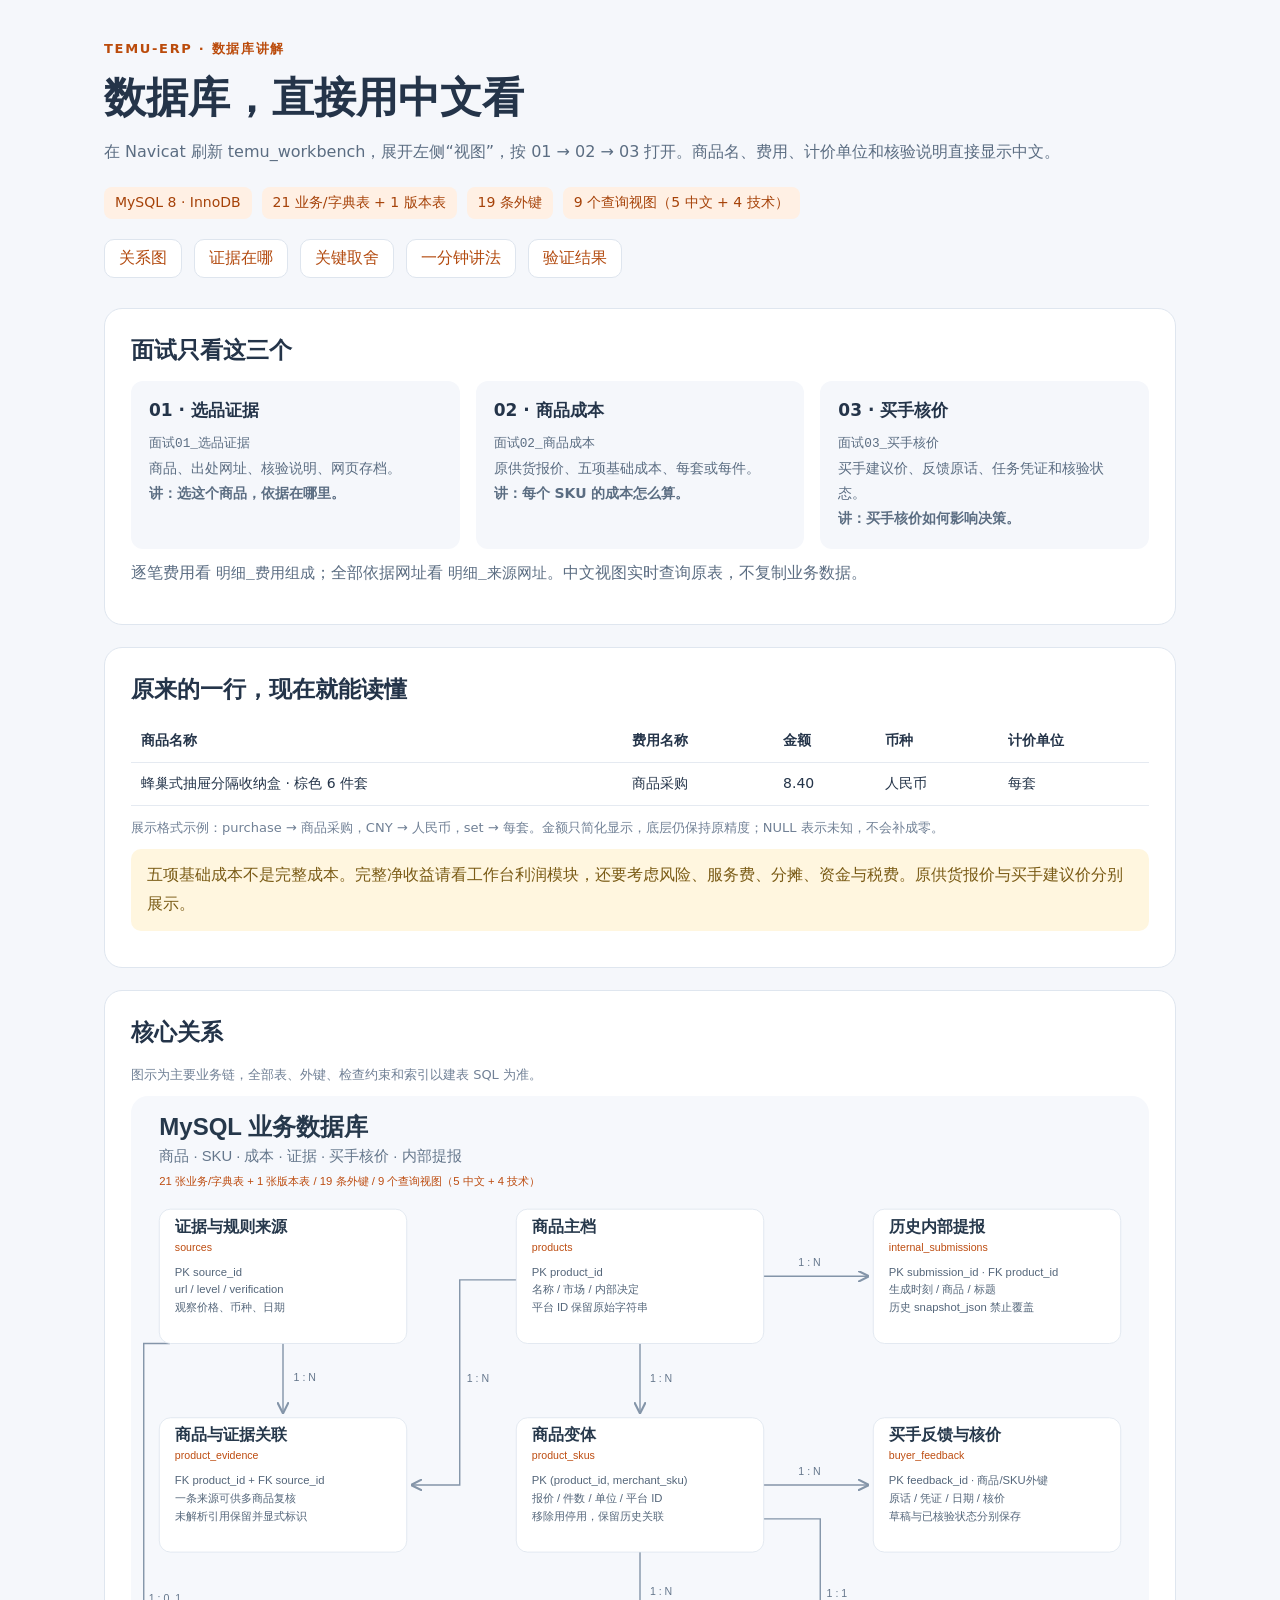
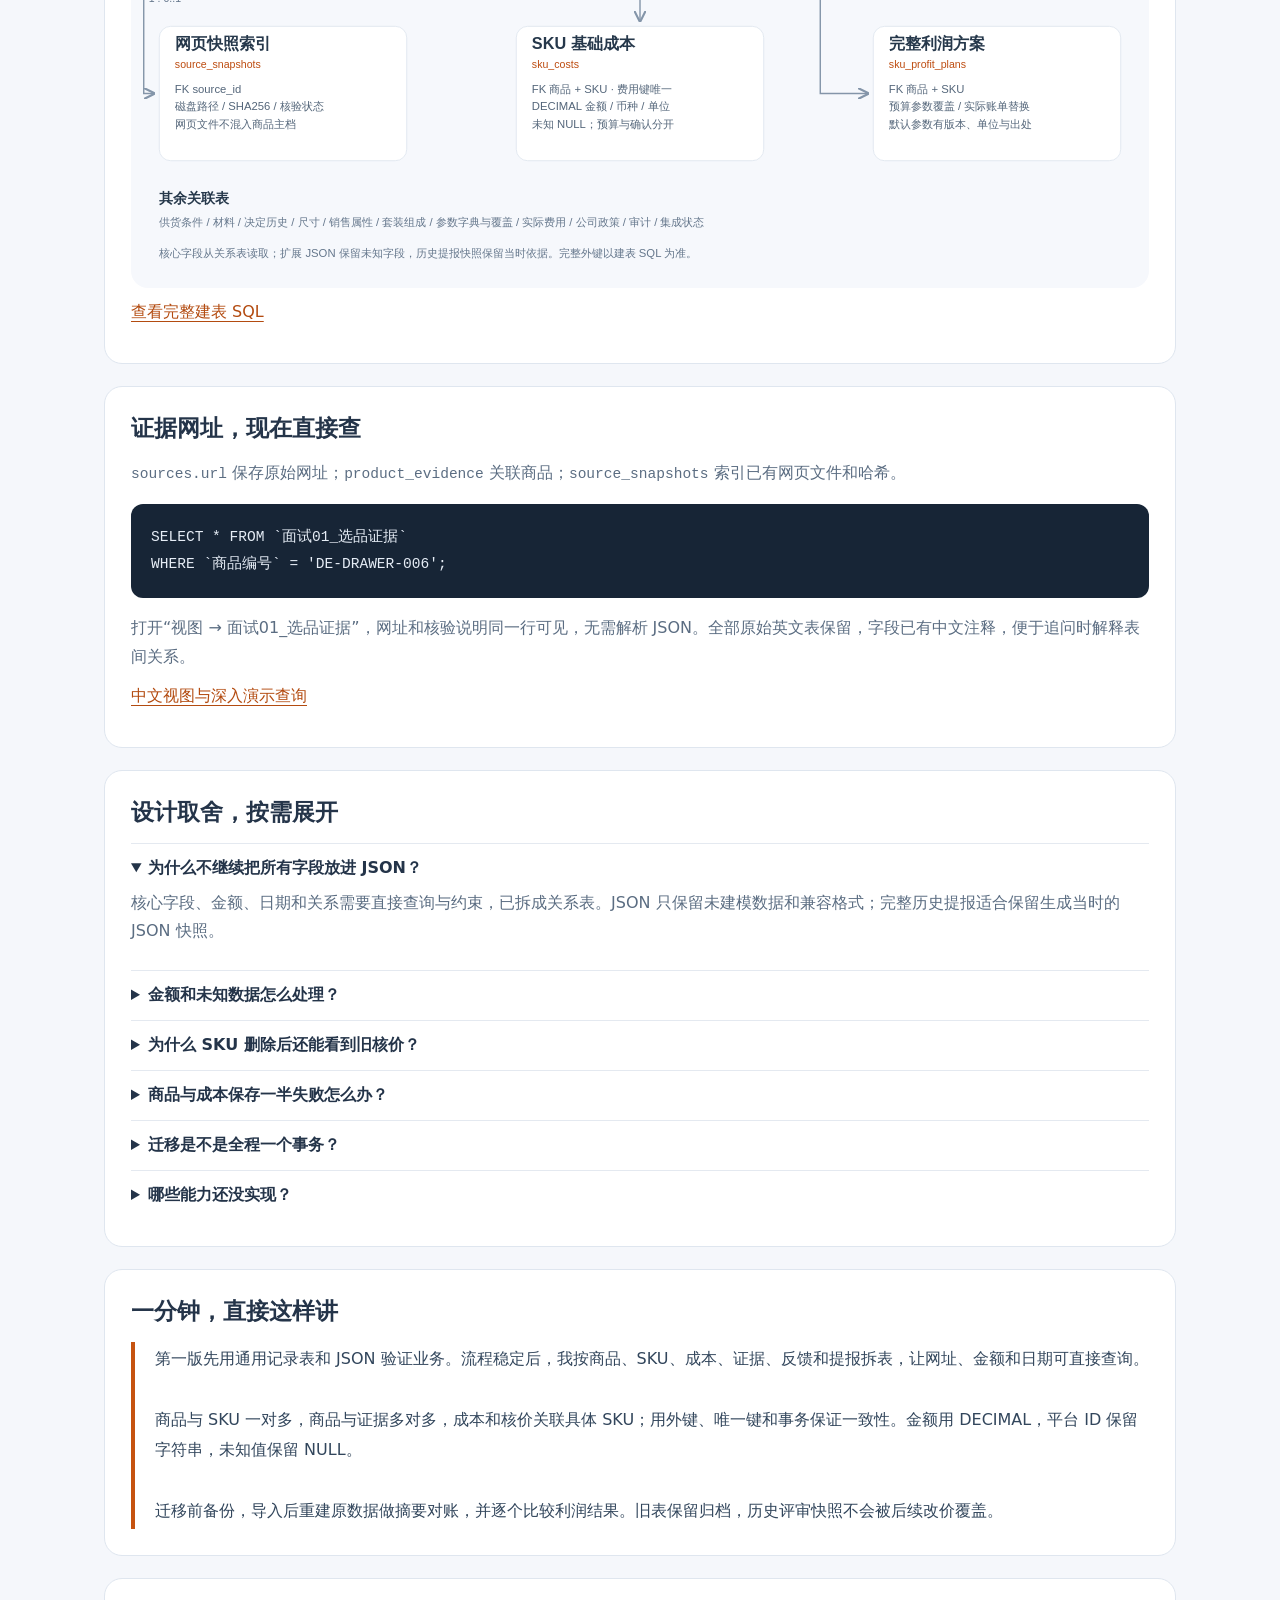
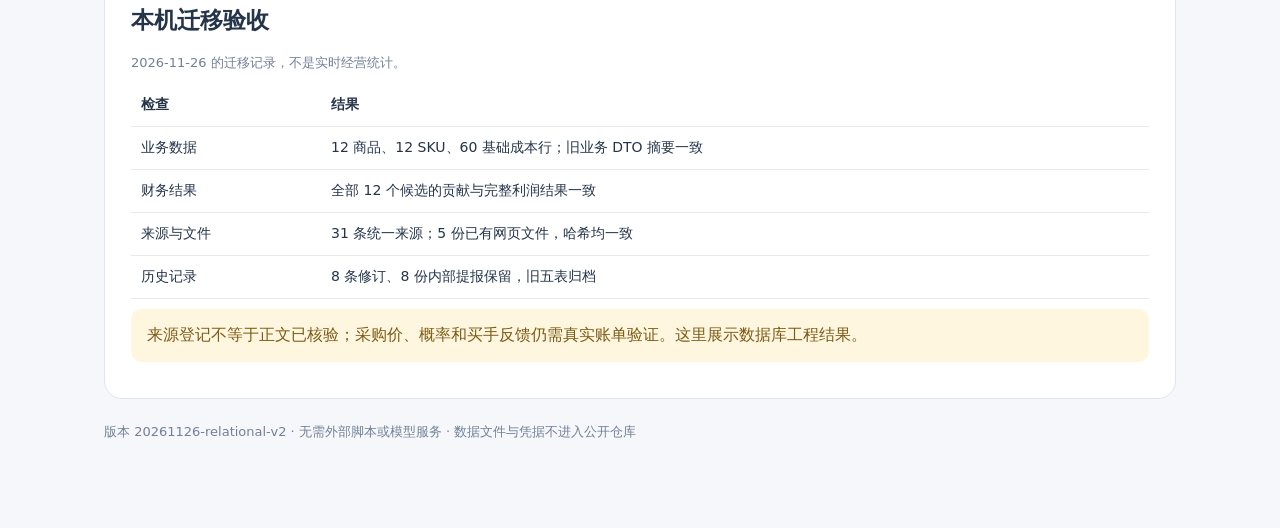
<file: docs/DATABASE_TOUR.html>
<!doctype html>
<html lang="zh-CN"><head><meta charset="utf-8"><meta name="viewport" content="width=device-width,initial-scale=1"><title>数据库设计与面试讲解 · TEMU-ERP</title>
<style>
:root{font-family:system-ui,"Microsoft YaHei",sans-serif;color:#243449;background:#f5f7fb;font-size:16px}*{box-sizing:border-box}body{margin:0}main{max-width:1120px;margin:auto;padding:40px 24px 64px}header{margin-bottom:30px}.kicker{font-size:13px;letter-spacing:.13em;color:#bb4b0b;font-weight:700}h1{font-size:clamp(28px,4.5vw,42px);margin:12px 0}h2{font-size:23px;margin:0 0 15px}h3{font-size:17px;margin:0 0 8px}p{line-height:1.8;margin:10px 0;color:#5b6d82}nav{display:flex;gap:12px;flex-wrap:wrap;margin-top:20px}a{color:#b34b10;text-underline-offset:4px}nav a{background:white;border:1px solid #dee5ee;padding:8px 14px;border-radius:10px;text-decoration:none}section{background:#fff;border:1px solid #dfe6ef;border-radius:18px;padding:26px;margin-top:22px;scroll-margin-top:20px}.chips{display:flex;gap:10px;flex-wrap:wrap;margin-top:20px}.chips span{padding:7px 11px;border-radius:8px;background:#fff0e4;color:#a64209;font-size:14px}.grid{display:grid;grid-template-columns:repeat(3,1fr);gap:16px}.grid article{padding:18px;border-radius:12px;background:#f5f7fb}.grid p{font-size:14px;margin:0}code{font-family:ui-monospace,Consolas,monospace;font-size:.91em}pre{overflow:auto;background:#172536;color:#e6edf6;border-radius:12px;padding:20px;line-height:1.7}img{width:100%;display:block}.diagram{overflow:auto}blockquote{margin:0;border-left:4px solid #c65310;padding:2px 0 2px 20px;color:#32465c;line-height:1.9}details{border-top:1px solid #e4e9f0;padding:14px 0}summary{cursor:pointer;font-weight:600}table{width:100%;border-collapse:collapse;font-size:14px}th,td{text-align:left;padding:12px 10px;border-bottom:1px solid #e5eaf1;vertical-align:top}.muted{font-size:13px;color:#718196}.note{background:#fff6df;padding:12px 16px;border-radius:10px;color:#7a5b15}footer{padding:24px 0;color:#718196;font-size:13px}@media(max-width:700px){main{padding:24px 16px}.grid{grid-template-columns:1fr}section{padding:20px}table{font-size:12px}td,th{padding:9px 5px}}
</style></head><body><main>
<header><div class="kicker">TEMU-ERP · 数据库讲解</div><h1>数据库，直接用中文看</h1><p>在 Navicat 刷新 temu_workbench，展开左侧“视图”，按 01 → 02 → 03 打开。商品名、费用、计价单位和核验说明直接显示中文。</p>
<div class="chips"><span>MySQL 8 · InnoDB</span><span>21 业务/字典表 + 1 版本表</span><span>19 条外键</span><span>9 个查询视图（5 中文 + 4 技术）</span></div>
<nav aria-label="讲解路线"><a href="#relations">关系图</a><a href="#evidence">证据在哪</a><a href="#decisions">关键取舍</a><a href="#talk">一分钟讲法</a><a href="#checks">验证结果</a></nav></header>
<section><h2>面试只看这三个</h2><div class="grid"><article><h3>01 · 选品证据</h3><p><code>面试01_选品证据</code><br>商品、出处网址、核验说明、网页存档。<br><strong>讲：选这个商品，依据在哪里。</strong></p></article><article><h3>02 · 商品成本</h3><p><code>面试02_商品成本</code><br>原供货报价、五项基础成本、每套或每件。<br><strong>讲：每个 SKU 的成本怎么算。</strong></p></article><article><h3>03 · 买手核价</h3><p><code>面试03_买手核价</code><br>买手建议价、反馈原话、任务凭证和核验状态。<br><strong>讲：买手核价如何影响决策。</strong></p></article></div><p>逐笔费用看 <code>明细_费用组成</code>；全部依据网址看 <code>明细_来源网址</code>。中文视图实时查询原表，不复制业务数据。</p></section>
<section><h2>原来的一行，现在就能读懂</h2><table><thead><tr><th>商品名称</th><th>费用名称</th><th>金额</th><th>币种</th><th>计价单位</th></tr></thead><tbody><tr><td>蜂巢式抽屉分隔收纳盒 · 棕色 6 件套</td><td>商品采购</td><td>8.40</td><td>人民币</td><td>每套</td></tr></tbody></table><p class="muted">展示格式示例：purchase → 商品采购，CNY → 人民币，set → 每套。金额只简化显示，底层仍保持原精度；NULL 表示未知，不会补成零。</p><p class="note">五项基础成本不是完整成本。完整净收益请看工作台利润模块，还要考虑风险、服务费、分摊、资金与税费。原供货报价与买手建议价分别展示。</p></section>
<section id="relations"><h2>核心关系</h2><p class="muted">图示为主要业务链，全部表、外键、检查约束和索引以建表 SQL 为准。</p><div class="diagram"><img src="assets/database-er.svg" alt="商品、SKU、证据、成本和反馈的数据库关系图"></div><p><a href="../database/migrations/002_relational_entities.sql">查看完整建表 SQL</a></p></section>
<section id="evidence"><h2>证据网址，现在直接查</h2><p><code>sources.url</code> 保存原始网址；<code>product_evidence</code> 关联商品；<code>source_snapshots</code> 索引已有网页文件和哈希。</p>
<pre><code>SELECT * FROM `面试01_选品证据`
WHERE `商品编号` = 'DE-DRAWER-006';</code></pre>
<p>打开“视图 → 面试01_选品证据”，网址和核验说明同一行可见，无需解析 JSON。全部原始英文表保留，字段已有中文注释，便于追问时解释表间关系。</p><p><a href="../database/interview-queries.sql">中文视图与深入演示查询</a></p></section>
<section id="decisions"><h2>设计取舍，按需展开</h2>
<details open><summary>为什么不继续把所有字段放进 JSON？</summary><p>核心字段、金额、日期和关系需要直接查询与约束，已拆成关系表。JSON 只保留未建模数据和兼容格式；完整历史提报适合保留生成当时的 JSON 快照。</p></details>
<details><summary>金额和未知数据怎么处理？</summary><p>MySQL 使用 DECIMAL(30,12)，Python 使用 Decimal。未知金额为 NULL，已知为零才写 0。金额、币种和销售单位一起保存；计算留四位小数，页面显示到分。超出精度直接拒绝。</p></details>
<details><summary>为什么 SKU 删除后还能看到旧核价？</summary><p>SKU 停用保留行，反馈仍能关联原 SKU。产品当前列表只返回有效 SKU，审计和历史评审保留当时内容。</p></details>
<details><summary>商品与成本保存一半失败怎么办？</summary><p>主档、SKU、子表和修改历史同事务提交。测试会在写入第二项成本时故意中断，确认整个数据库状态保持原样。</p></details>
<details><summary>迁移是不是全程一个事务？</summary><p>MySQL 建表、改名等 DDL 会隐式提交，因此建结构、事务导入对账和旧表归档分阶段执行。失败保留旧表，验证后才切换应用。不能把 DDL 宣称为可一起回滚。</p></details>
<details><summary>哪些能力还没实现？</summary><p>没有账号权限、多人冲突控制、不可篡改审计和真实订单/库存/结算。快照索引保留每来源最新文件，原文件需单独备份。当前仍是单人业务工作台。</p></details>
</section>
<section id="talk"><h2>一分钟，直接这样讲</h2><blockquote>第一版先用通用记录表和 JSON 验证业务。流程稳定后，我按商品、SKU、成本、证据、反馈和提报拆表，让网址、金额和日期可直接查询。<br><br>商品与 SKU 一对多，商品与证据多对多，成本和核价关联具体 SKU；用外键、唯一键和事务保证一致性。金额用 DECIMAL，平台 ID 保留字符串，未知值保留 NULL。<br><br>迁移前备份，导入后重建原数据做摘要对账，并逐个比较利润结果。旧表保留归档，历史评审快照不会被后续改价覆盖。</blockquote></section>
<section id="checks"><h2>本机迁移验收</h2><p class="muted">2026-11-26 的迁移记录，不是实时经营统计。</p><table><thead><tr><th>检查</th><th>结果</th></tr></thead><tbody><tr><td>业务数据</td><td>12 商品、12 SKU、60 基础成本行；旧业务 DTO 摘要一致</td></tr><tr><td>财务结果</td><td>全部 12 个候选的贡献与完整利润结果一致</td></tr><tr><td>来源与文件</td><td>31 条统一来源；5 份已有网页文件，哈希均一致</td></tr><tr><td>历史记录</td><td>8 条修订、8 份内部提报保留，旧五表归档</td></tr></tbody></table><p class="note">来源登记不等于正文已核验；采购价、概率和买手反馈仍需真实账单验证。这里展示数据库工程结果。</p></section>
<footer>版本 20261126-relational-v2 · 无需外部脚本或模型服务 · 数据文件与凭据不进入公开仓库</footer>
</main></body></html>
</file>
